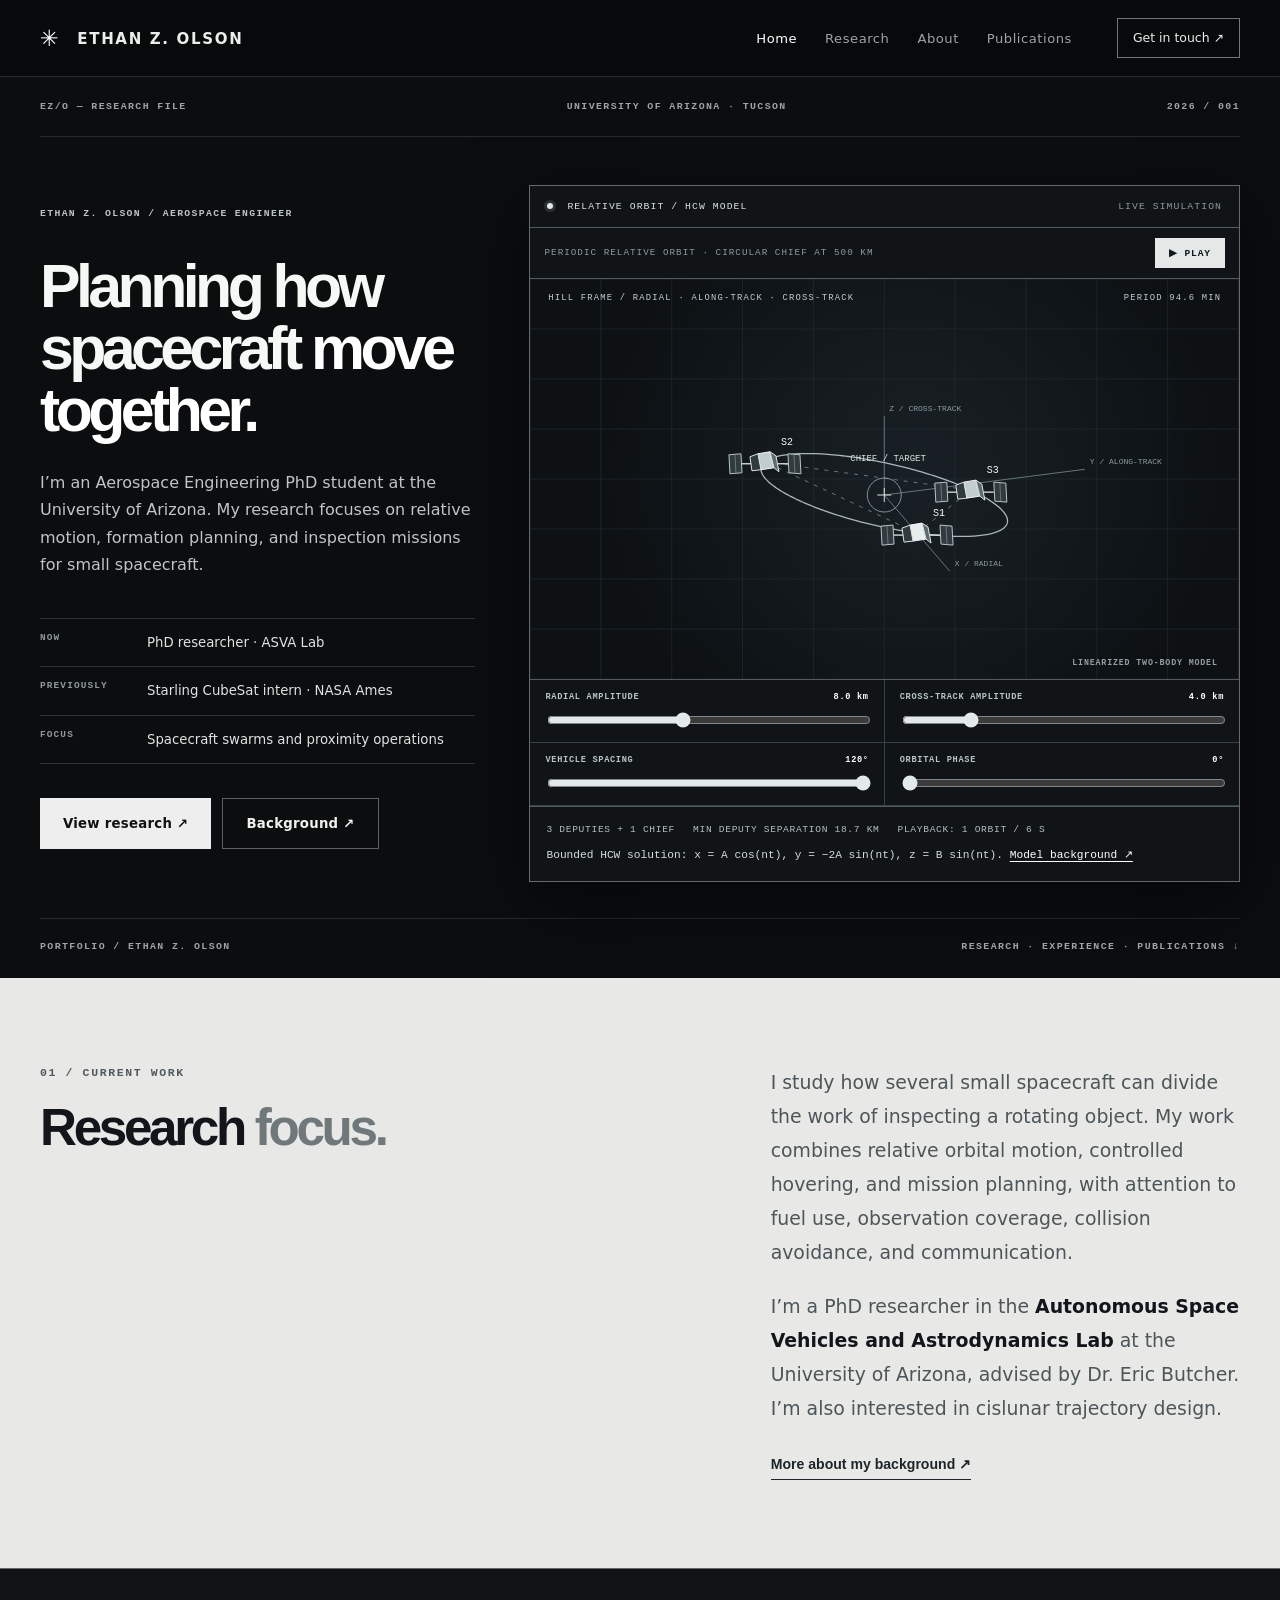
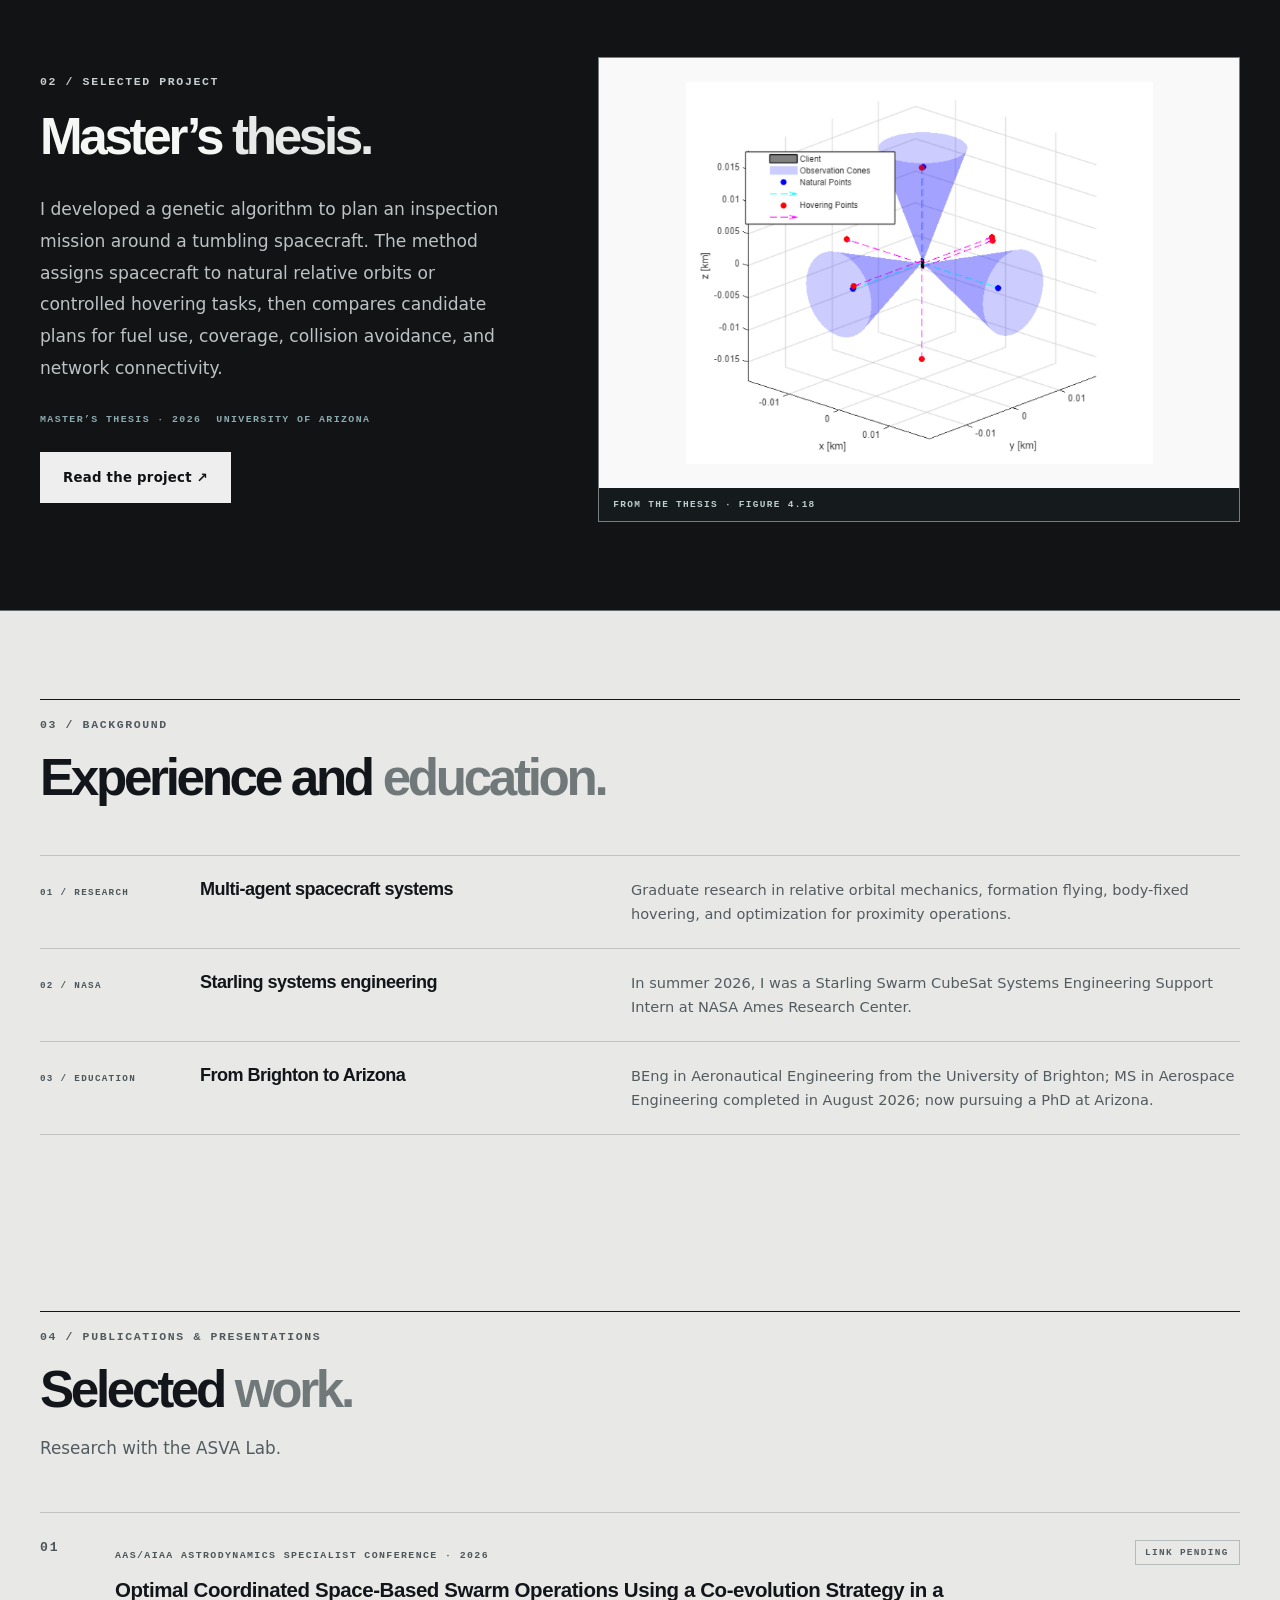
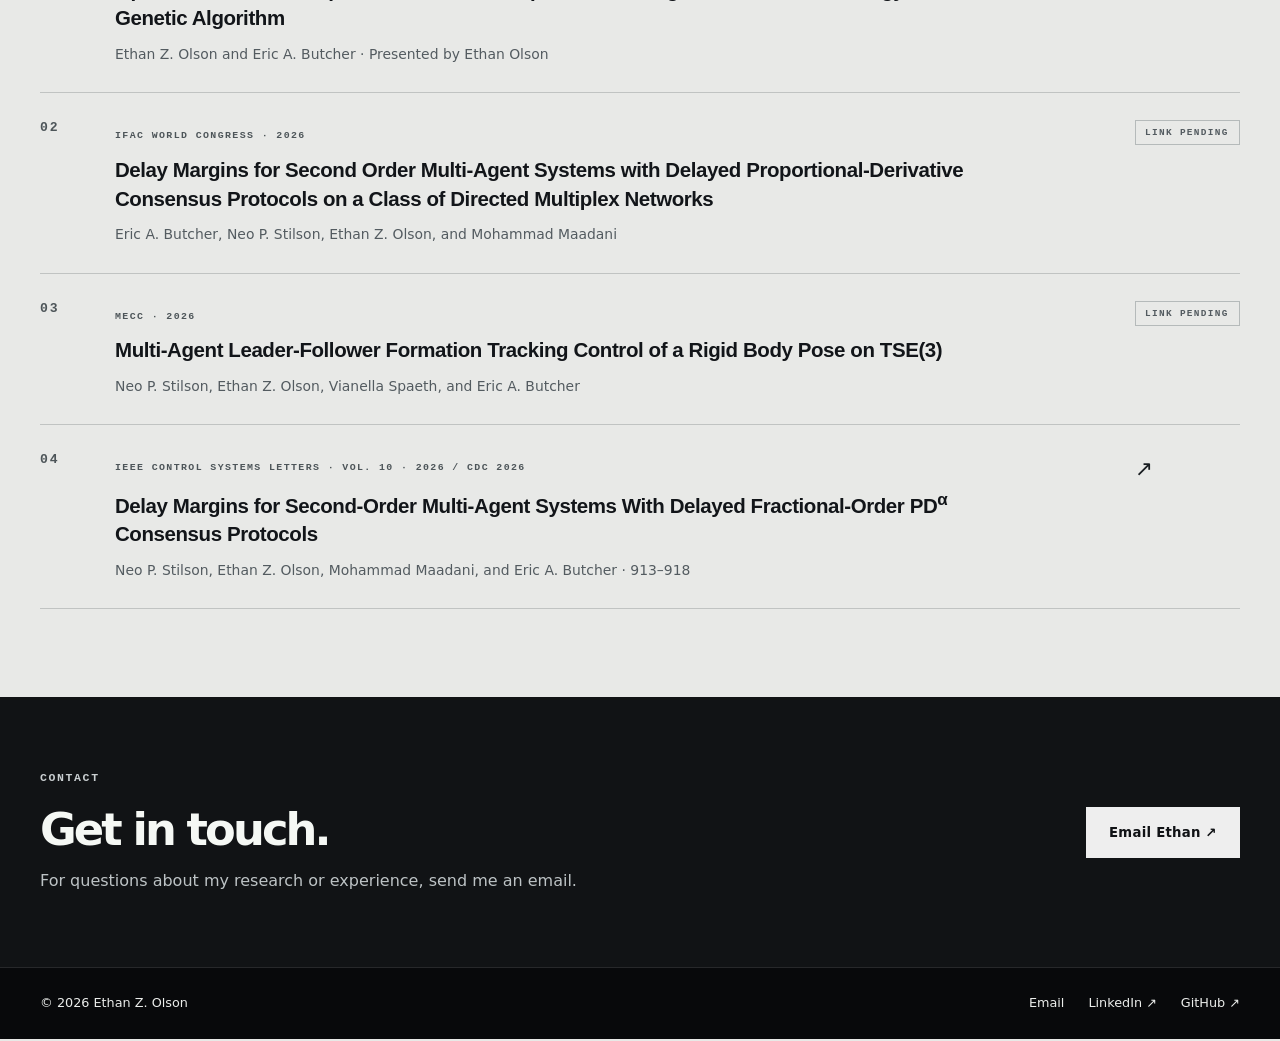
<file: index.html>
<!doctype html>
<html lang="en">
<head>
  <meta charset="utf-8">
  <meta name="viewport" content="width=device-width,initial-scale=1">
  <meta name="theme-color" content="#08090b">
  <meta name="description" content="Ethan Z. Olson studies autonomous spacecraft swarms, relative motion, and coordinated inspection at the University of Arizona.">
  <title>Ethan Z. Olson — Spacecraft Swarms & Autonomy</title>
  <link rel="icon" href="icons8-satellite-48.png">
  <link rel="stylesheet" href="style.css">
  <script src="swarm.js" defer></script>
</head>
<body>
  <a class="skip-link" href="#main">Skip to content</a>
  <header class="site-header"><div class="shell header-inner">
    <a class="brand" href="index.html"><span class="brand-symbol">✳</span> ETHAN Z. OLSON</a>
    <nav class="nav" aria-label="Main navigation"><a href="index.html" aria-current="page">Home</a><a href="projects.html">Research</a><a href="resume.html">About</a><a href="#publications">Publications</a></nav>
    <a class="header-contact" href="mailto:olson7@arizona.edu">Get in touch ↗</a>
  </div></header>
  <main id="main">
    <section class="hero">
      <div class="shell mission-docket"><span>EZ/O — RESEARCH FILE</span><span>UNIVERSITY OF ARIZONA · TUCSON</span><span>2026 / 001</span></div>
      <div class="shell mission-layout">
        <div class="mission-profile">
          <p class="kicker">ETHAN Z. OLSON / AEROSPACE ENGINEER</p>
          <h1>Planning how spacecraft <em>move together.</em></h1>
          <p class="hero-intro">I’m an Aerospace Engineering PhD student at the University of Arizona. My research focuses on relative motion, formation planning, and inspection missions for small spacecraft.</p>
          <dl class="profile-facts"><div><dt>NOW</dt><dd>PhD researcher · ASVA Lab</dd></div><div><dt>PREVIOUSLY</dt><dd>Starling CubeSat intern · NASA Ames</dd></div><div><dt>FOCUS</dt><dd>Spacecraft swarms and proximity operations</dd></div></dl>
          <div class="hero-actions"><a class="button button-light" href="projects.html">View research ↗</a><a class="button button-ghost" href="resume.html">Background ↗</a></div>
        </div>
        <div class="mission-console">
          <div class="console-bar"><span><i class="status-light" aria-hidden="true"></i> RELATIVE ORBIT / HCW MODEL</span><span>LIVE SIMULATION</span></div>
          <div class="console-toolbar"><span>PERIODIC RELATIVE ORBIT · CIRCULAR CHIEF AT 500 KM</span><button type="button" id="orbit-play" class="sim-play" aria-pressed="false">▶ PLAY</button></div>
          <div class="canvas-scene" id="hero-scene">
            <canvas id="swarm-canvas" role="img" aria-label="Three spacecraft moving on a bounded Hill–Clohessy–Wiltshire relative orbit around a central chief spacecraft."></canvas>
            <div class="canvas-readout" aria-hidden="true"><span>HILL FRAME / RADIAL · ALONG-TRACK · CROSS-TRACK</span><span id="orbit-period">PERIOD 94.6 MIN</span></div>
            <span class="scene-coordinate" aria-hidden="true">LINEARIZED TWO-BODY MODEL</span>
          </div>
          <div class="orbit-controls">
            <label>RADIAL AMPLITUDE <output id="radial-value" for="radial-control">8.0 km</output><input id="radial-control" type="range" min="3" max="15" step="0.5" value="8"></label>
            <label>CROSS-TRACK AMPLITUDE <output id="cross-value" for="cross-control">4.0 km</output><input id="cross-control" type="range" min="0" max="20" step="0.5" value="4"></label>
            <label>VEHICLE SPACING <output id="spacing-value" for="spacing-control">120°</output><input id="spacing-control" type="range" min="30" max="120" step="5" value="120"></label>
            <label>ORBITAL PHASE <output id="phase-value" for="phase-control">0°</output><input id="phase-control" type="range" min="0" max="360" step="1" value="0"></label>
          </div>
          <div class="console-footer"><div class="console-legend"><span>3 DEPUTIES + 1 CHIEF</span><span id="separation-value">MIN DEPUTY SEPARATION —</span><span>PLAYBACK: 1 ORBIT / 6 S</span></div><p>Bounded HCW solution: x = A cos(nt), y = −2A sin(nt), z = B sin(nt). <a href="https://ntrs.nasa.gov/citations/20060043838" target="_blank" rel="noopener noreferrer">Model background ↗</a></p></div>
        </div>
      </div>
      <div class="shell mission-tail"><span>PORTFOLIO / ETHAN Z. OLSON</span><span>RESEARCH · EXPERIENCE · PUBLICATIONS ↓</span></div>
    </section>
    <section id="about" class="section section-paper"><div class="shell about-grid">
      <div><p class="eyebrow">01 / CURRENT WORK</p><h2 class="display-title">Research <i>focus.</i></h2></div>
      <div class="body-large"><p>I study how several small spacecraft can divide the work of inspecting a rotating object. My work combines relative orbital motion, controlled hovering, and mission planning, with attention to fuel use, observation coverage, collision avoidance, and communication.</p><p>I’m a PhD researcher in the <strong>Autonomous Space Vehicles and Astrodynamics Lab</strong> at the University of Arizona, advised by Dr. Eric Butcher. I’m also interested in cislunar trajectory design.</p><a class="arrow-link" href="resume.html">More about my background ↗</a></div>
    </div></section>
    <section class="section section-ink featured"><div class="shell feature-grid">
      <div class="feature-copy"><p class="eyebrow eyebrow-mint">02 / SELECTED PROJECT</p><h2 class="display-title">Master’s <i>thesis.</i></h2><p>I developed a genetic algorithm to plan an inspection mission around a tumbling spacecraft. The method assigns spacecraft to natural relative orbits or controlled hovering tasks, then compares candidate plans for fuel use, coverage, collision avoidance, and network connectivity.</p><div class="feature-meta"><span>MASTER’S THESIS · 2026</span><span>UNIVERSITY OF ARIZONA</span></div><a class="button button-light" href="projects.html">Read the project ↗</a></div>
      <figure class="feature-figure"><img src="assets/thesis-point-selections.png" alt="Thesis Figure 4.18: observation cones and points around a client spacecraft"><figcaption>FROM THE THESIS · FIGURE 4.18</figcaption></figure>
    </div></section>
    <section class="section section-paper"><div class="shell">
      <div class="section-top"><p class="eyebrow">03 / BACKGROUND</p><h2 class="display-title">Experience and <i>education.</i></h2></div>
      <div class="note-grid">
        <article class="note-card"><span class="note-index">01 / RESEARCH</span><h3>Multi-agent spacecraft systems</h3><p>Graduate research in relative orbital mechanics, formation flying, body-fixed hovering, and optimization for proximity operations.</p></article>
        <article class="note-card"><span class="note-index">02 / NASA</span><h3>Starling systems engineering</h3><p>In summer 2026, I was a Starling Swarm CubeSat Systems Engineering Support Intern at NASA Ames Research Center.</p></article>
        <article class="note-card"><span class="note-index">03 / EDUCATION</span><h3>From Brighton to Arizona</h3><p>BEng in Aeronautical Engineering from the University of Brighton; MS in Aerospace Engineering completed in August 2026; now pursuing a PhD at Arizona.</p></article>
      </div>
    </div></section>
    <section class="section section-paper publications" id="publications"><div class="shell">
      <div class="section-top"><p class="eyebrow">04 / PUBLICATIONS & PRESENTATIONS</p><h2 class="display-title">Selected <i>work.</i></h2><p class="section-sub">Research with the ASVA Lab.</p></div>
      <div class="pub-list">
        <article class="pub-row"><div class="pub-number">01</div><div><span class="pub-type">AAS/AIAA ASTRODYNAMICS SPECIALIST CONFERENCE · 2026</span><h3>Optimal Coordinated Space-Based Swarm Operations Using a Co-evolution Strategy in a Genetic Algorithm</h3><p>Ethan Z. Olson and Eric A. Butcher · Presented by Ethan Olson</p></div><!-- TODO: Add verified AAS paper or University of Arizona thesis repository URL. --><span class="pub-pending">LINK PENDING</span></article>
        <article class="pub-row"><div class="pub-number">02</div><div><span class="pub-type">IFAC WORLD CONGRESS · 2026</span><h3>Delay Margins for Second Order Multi-Agent Systems with Delayed Proportional-Derivative Consensus Protocols on a Class of Directed Multiplex Networks</h3><p>Eric A. Butcher, Neo P. Stilson, Ethan Z. Olson, and Mohammad Maadani</p></div><!-- TODO: Add verified IFAC publication URL. --><span class="pub-pending">LINK PENDING</span></article>
        <article class="pub-row"><div class="pub-number">03</div><div><span class="pub-type">MECC · 2026</span><h3>Multi-Agent Leader-Follower Formation Tracking Control of a Rigid Body Pose on TSE(3)</h3><p>Neo P. Stilson, Ethan Z. Olson, Vianella Spaeth, and Eric A. Butcher</p></div><!-- TODO: Add verified MECC publication URL. --><span class="pub-pending">LINK PENDING</span></article>
        <article class="pub-row"><div class="pub-number">04</div><div><span class="pub-type">IEEE CONTROL SYSTEMS LETTERS · VOL. 10 · 2026 / CDC 2026</span><h3>Delay Margins for Second-Order Multi-Agent Systems With Delayed Fractional-Order PD<sup>α</sup> Consensus Protocols</h3><p>Neo P. Stilson, Ethan Z. Olson, Mohammad Maadani, and Eric A. Butcher · 913–918</p></div><a href="https://doi.org/10.1109/LCSYS.2026.3703841" target="_blank" rel="noopener noreferrer" aria-label="Open published paper DOI">↗</a></article>
      </div>
    </div></section>
    <section class="contact-band"><div class="shell contact-layout"><div><p class="eyebrow eyebrow-mint">CONTACT</p><h2>Get in touch.</h2><p>For questions about my research or experience, send me an email.</p></div><a class="button button-light" href="mailto:olson7@arizona.edu">Email Ethan ↗</a></div></section>
  </main>
  <footer class="footer"><div class="shell footer-inner"><span>© <span data-year>2026</span> Ethan Z. Olson</span><div><a href="mailto:olson7@arizona.edu">Email</a><a href="https://www.linkedin.com/in/ethan-z-olson-353345222/" target="_blank" rel="noopener noreferrer">LinkedIn ↗</a><a href="https://github.com/artemis-17" target="_blank" rel="noopener noreferrer">GitHub ↗</a></div></div></footer>
</body></html>
</file>
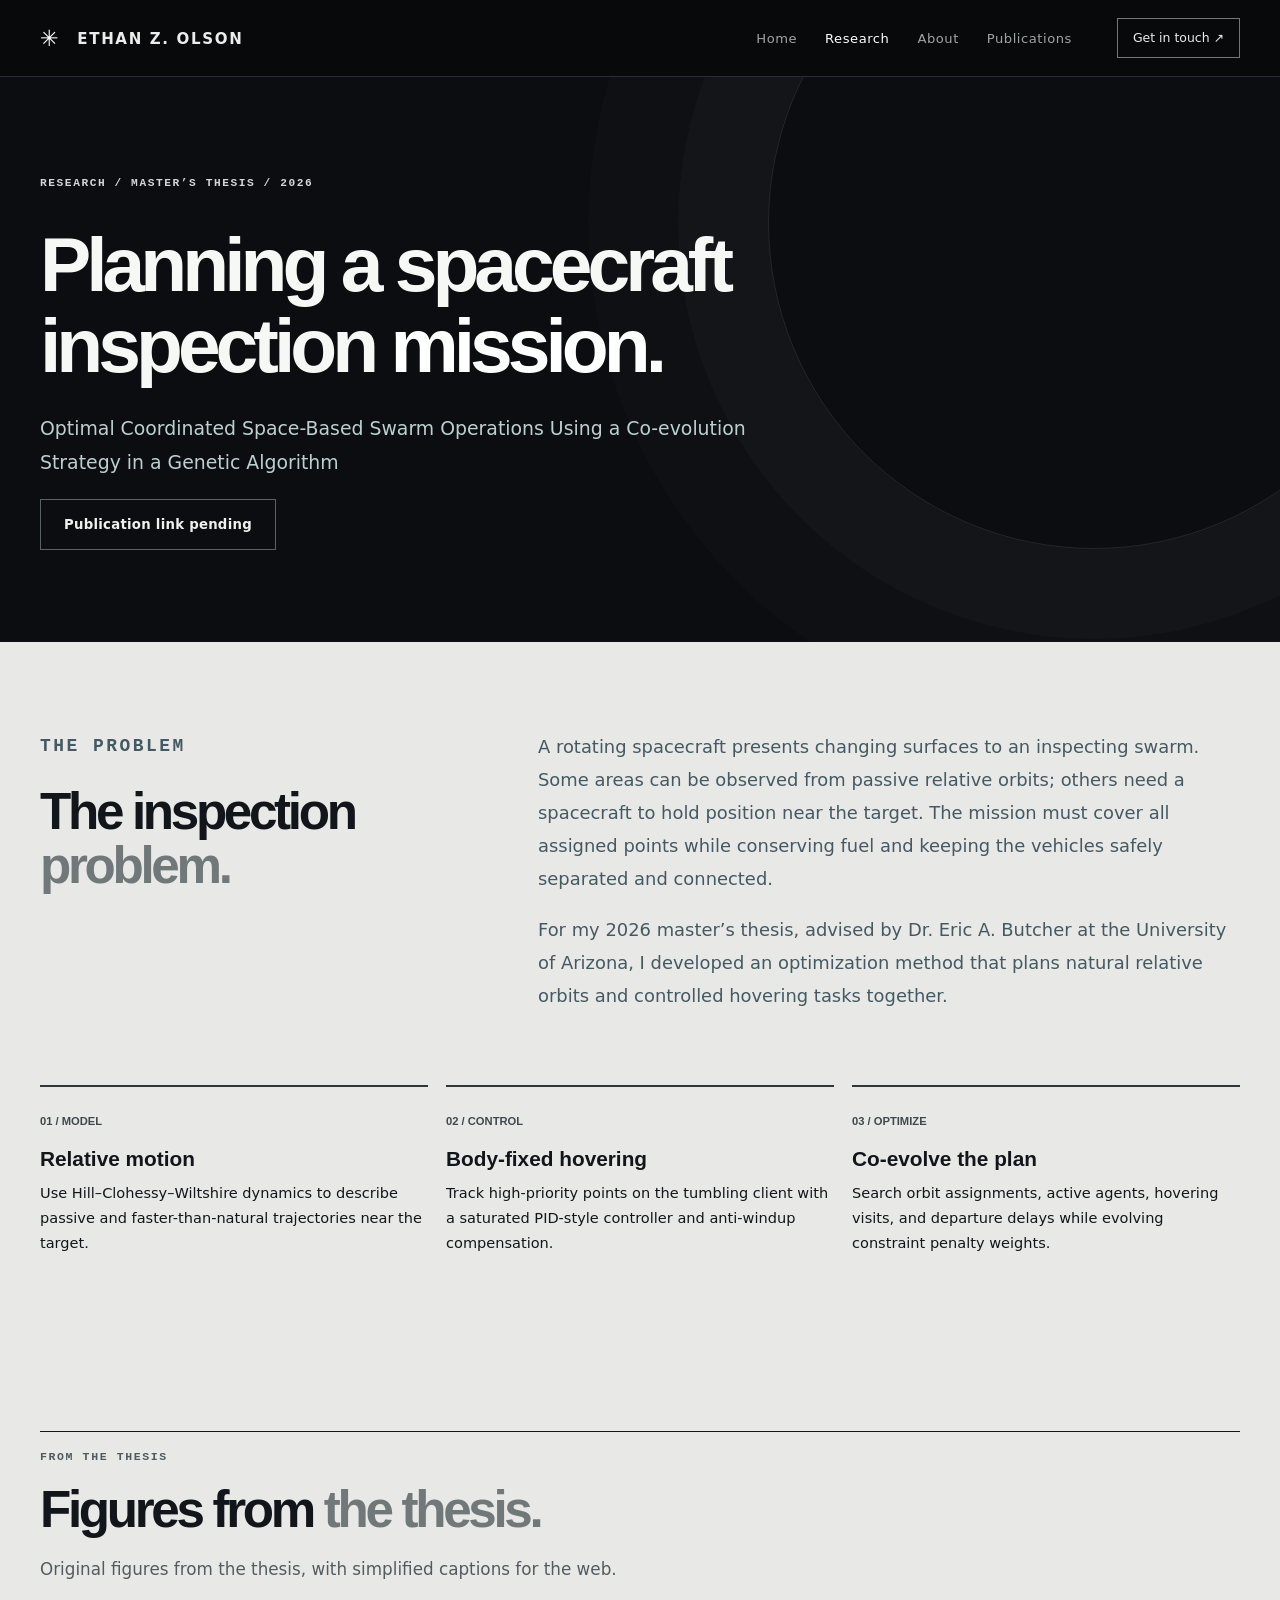
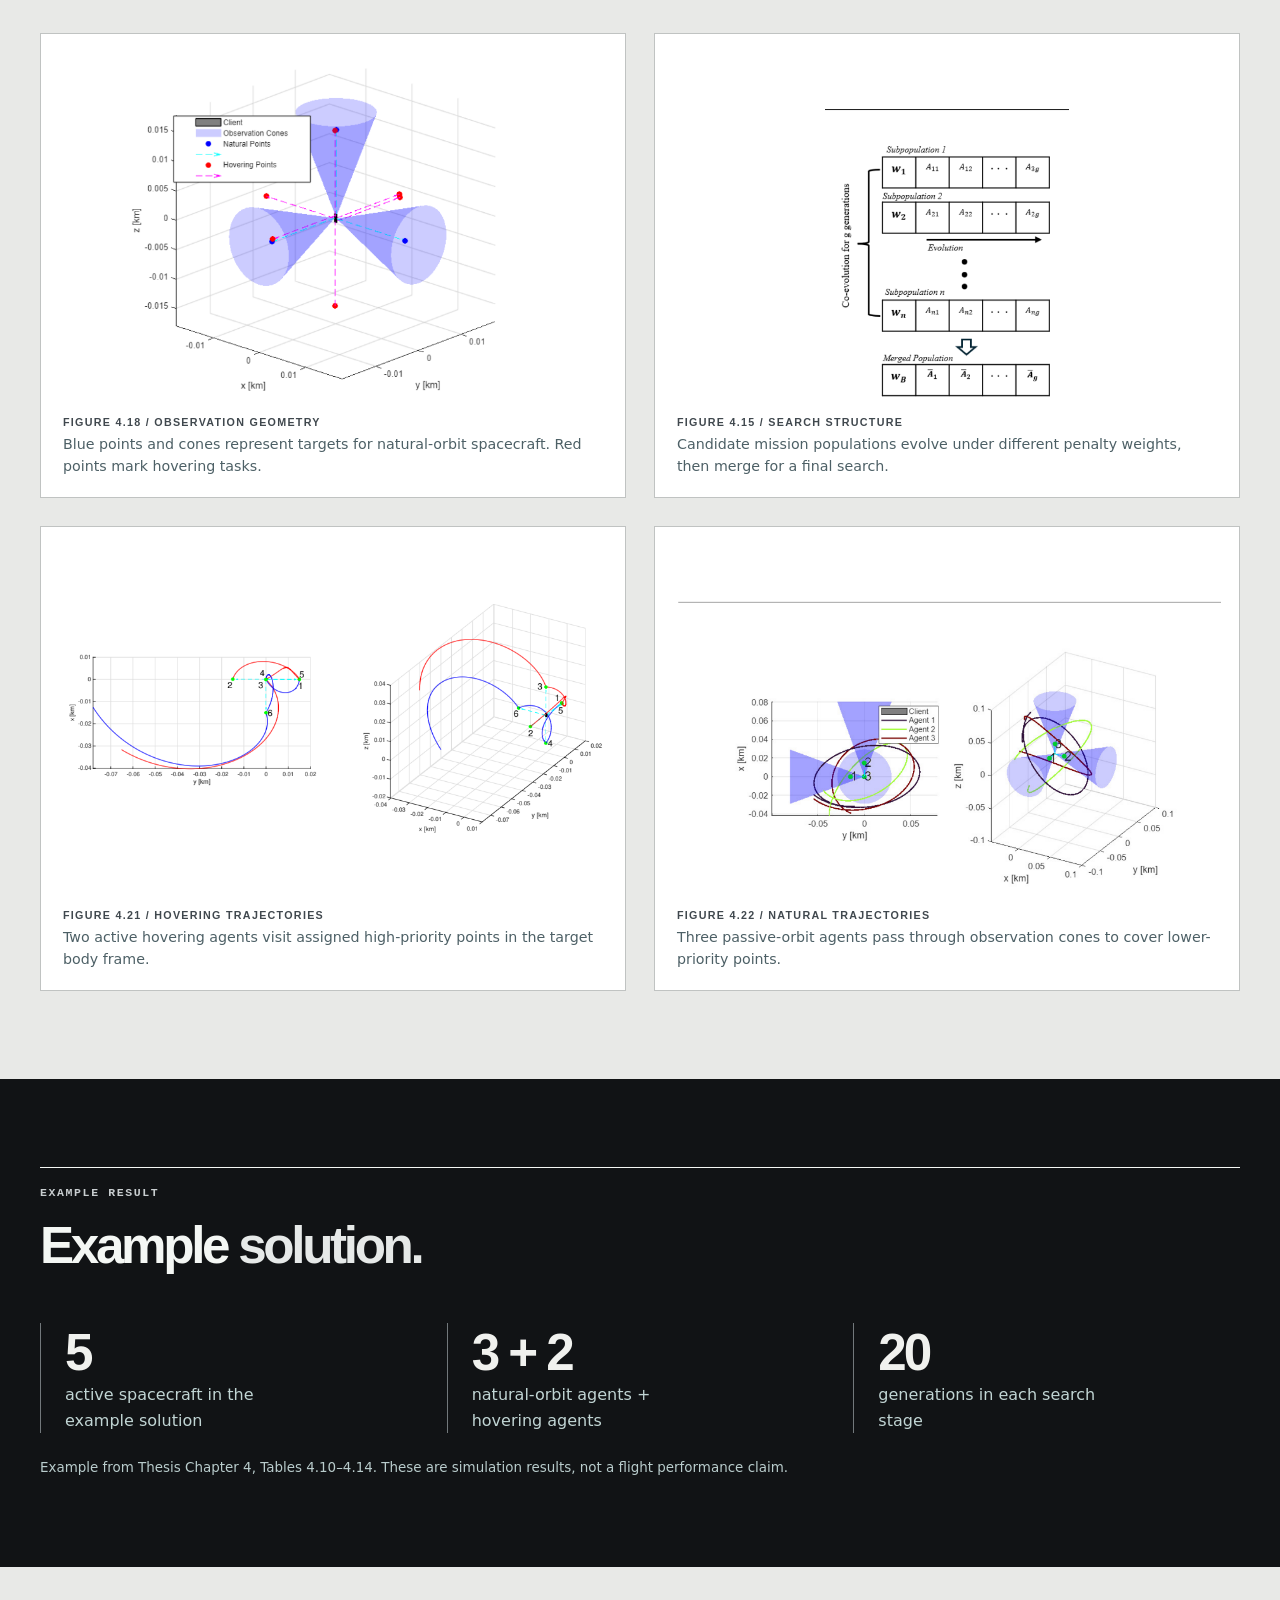
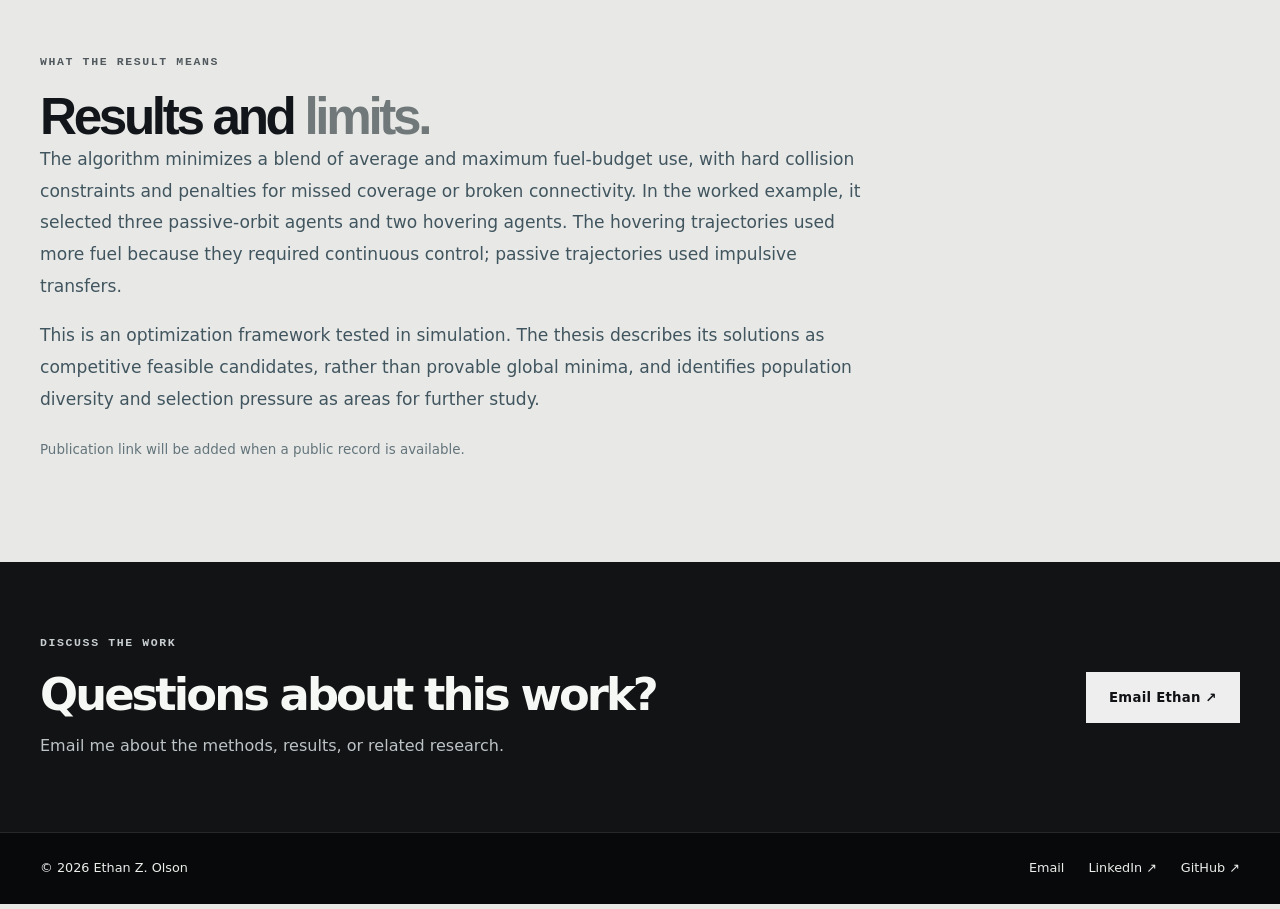
<file: projects.html>
<!doctype html>
<html lang="en"><head><meta charset="utf-8"><meta name="viewport" content="width=device-width,initial-scale=1"><meta name="theme-color" content="#081421"><meta name="description" content="Read Ethan Z. Olson's research on coordinated spacecraft swarm inspection of a tumbling target."><title>Research — Ethan Z. Olson</title><link rel="icon" href="icons8-satellite-48.png"><link rel="stylesheet" href="style.css"><script src="swarm.js" defer></script></head><body><a class="skip-link" href="#main">Skip to content</a><header class="site-header"><div class="shell header-inner"><a class="brand" href="index.html"><span class="brand-symbol">✳</span> ETHAN Z. OLSON</a><nav class="nav" aria-label="Main navigation"><a href="index.html">Home</a><a href="projects.html" aria-current="page">Research</a><a href="resume.html">About</a><a href="index.html#publications">Publications</a></nav><a class="header-contact" href="mailto:olson7@arizona.edu">Get in touch ↗</a></div></header>
<main id="main"><section class="page-hero"><div class="shell"><p class="breadcrumb">RESEARCH / MASTER’S THESIS / 2026</p><h1 class="page-title">Planning a spacecraft inspection <em>mission.</em></h1><p class="page-lede">Optimal Coordinated Space-Based Swarm Operations Using a Co-evolution Strategy in a Genetic Algorithm</p><!-- TODO: Replace with verified AAS paper or University of Arizona thesis repository URL when available. --><span class="button button-ghost button-pending">Publication link pending</span></div></section>
<section class="section section-paper"><div class="shell"><div class="research-intro"><div><p class="eyebrow">THE PROBLEM</p><h2 class="display-title">The inspection <i>problem.</i></h2></div><div><p>A rotating spacecraft presents changing surfaces to an inspecting swarm. Some areas can be observed from passive relative orbits; others need a spacecraft to hold position near the target. The mission must cover all assigned points while conserving fuel and keeping the vehicles safely separated and connected.</p><p>For my 2026 master’s thesis, advised by Dr. Eric A. Butcher at the University of Arizona, I developed an optimization method that plans natural relative orbits and controlled hovering tasks together.</p></div></div><div class="research-steps"><div class="research-step"><span>01 / MODEL</span><h3>Relative motion</h3><p>Use Hill–Clohessy–Wiltshire dynamics to describe passive and faster-than-natural trajectories near the target.</p></div><div class="research-step"><span>02 / CONTROL</span><h3>Body-fixed hovering</h3><p>Track high-priority points on the tumbling client with a saturated PID-style controller and anti-windup compensation.</p></div><div class="research-step"><span>03 / OPTIMIZE</span><h3>Co-evolve the plan</h3><p>Search orbit assignments, active agents, hovering visits, and departure delays while evolving constraint penalty weights.</p></div></div></div></section>
<section class="section section-paper"><div class="shell"><div class="section-top"><p class="eyebrow">FROM THE THESIS</p><h2 class="display-title">Figures from <i>the thesis.</i></h2><p class="section-sub">Original figures from the thesis, with simplified captions for the web.</p></div><div class="figure-grid">
<figure class="research-figure"><img src="assets/thesis-point-selections.png" alt="Observation cones and natural and hovering points around a spacecraft target"><figcaption><strong>FIGURE 4.18 / OBSERVATION GEOMETRY</strong>Blue points and cones represent targets for natural-orbit spacecraft. Red points mark hovering tasks.</figcaption></figure>
<figure class="research-figure"><img src="assets/thesis-coevolution.png" alt="Co-evolution diagram showing separate subpopulations merging after weight selection"><figcaption><strong>FIGURE 4.15 / SEARCH STRUCTURE</strong>Candidate mission populations evolve under different penalty weights, then merge for a final search.</figcaption></figure>
<figure class="research-figure"><img src="assets/thesis-hovering-trajectories.png" alt="Red and blue hovering spacecraft trajectories and high-priority target points"><figcaption><strong>FIGURE 4.21 / HOVERING TRAJECTORIES</strong>Two active hovering agents visit assigned high-priority points in the target body frame.</figcaption></figure>
<figure class="research-figure"><img src="assets/thesis-natural-trajectories.png" alt="Three natural-orbit spacecraft trajectories passing through observation cones"><figcaption><strong>FIGURE 4.22 / NATURAL TRAJECTORIES</strong>Three passive-orbit agents pass through observation cones to cover lower-priority points.</figcaption></figure>
</div></div></section>
<section class="section section-ink"><div class="shell"><div class="section-top"><p class="eyebrow eyebrow-mint">EXAMPLE RESULT</p><h2 class="display-title">Example <i>solution.</i></h2></div><div class="results-grid"><div class="result-card"><strong>5</strong><span>active spacecraft in the example solution</span></div><div class="result-card"><strong>3 + 2</strong><span>natural-orbit agents + hovering agents</span></div><div class="result-card"><strong>20</strong><span>generations in each search stage</span></div></div><p class="research-note">Example from Thesis Chapter 4, Tables 4.10–4.14. These are simulation results, not a flight performance claim.</p></div></section>
<section class="section section-paper"><div class="shell"><p class="eyebrow">WHAT THE RESULT MEANS</p><h2 class="display-title">Results and <i>limits.</i></h2><div class="text-block"><p>The algorithm minimizes a blend of average and maximum fuel-budget use, with hard collision constraints and penalties for missed coverage or broken connectivity. In the worked example, it selected three passive-orbit agents and two hovering agents. The hovering trajectories used more fuel because they required continuous control; passive trajectories used impulsive transfers.</p><p>This is an optimization framework tested in simulation. The thesis describes its solutions as competitive feasible candidates, rather than provable global minima, and identifies population diversity and selection pressure as areas for further study.</p></div><!-- TODO: Add verified thesis repository or AAS publication URL here when available. --><p class="quiet-note">Publication link will be added when a public record is available.</p></div></section>
<section class="contact-band"><div class="shell contact-layout"><div><p class="eyebrow eyebrow-mint">DISCUSS THE WORK</p><h2>Questions about this work?</h2><p>Email me about the methods, results, or related research.</p></div><a class="button button-light" href="mailto:olson7@arizona.edu">Email Ethan ↗</a></div></section></main><footer class="footer"><div class="shell footer-inner"><span>© <span data-year>2026</span> Ethan Z. Olson</span><div><a href="mailto:olson7@arizona.edu">Email</a><a href="https://www.linkedin.com/in/ethan-z-olson-353345222/" target="_blank" rel="noopener noreferrer">LinkedIn ↗</a><a href="https://github.com/artemis-17" target="_blank" rel="noopener noreferrer">GitHub ↗</a></div></div></footer></body></html>
</file>
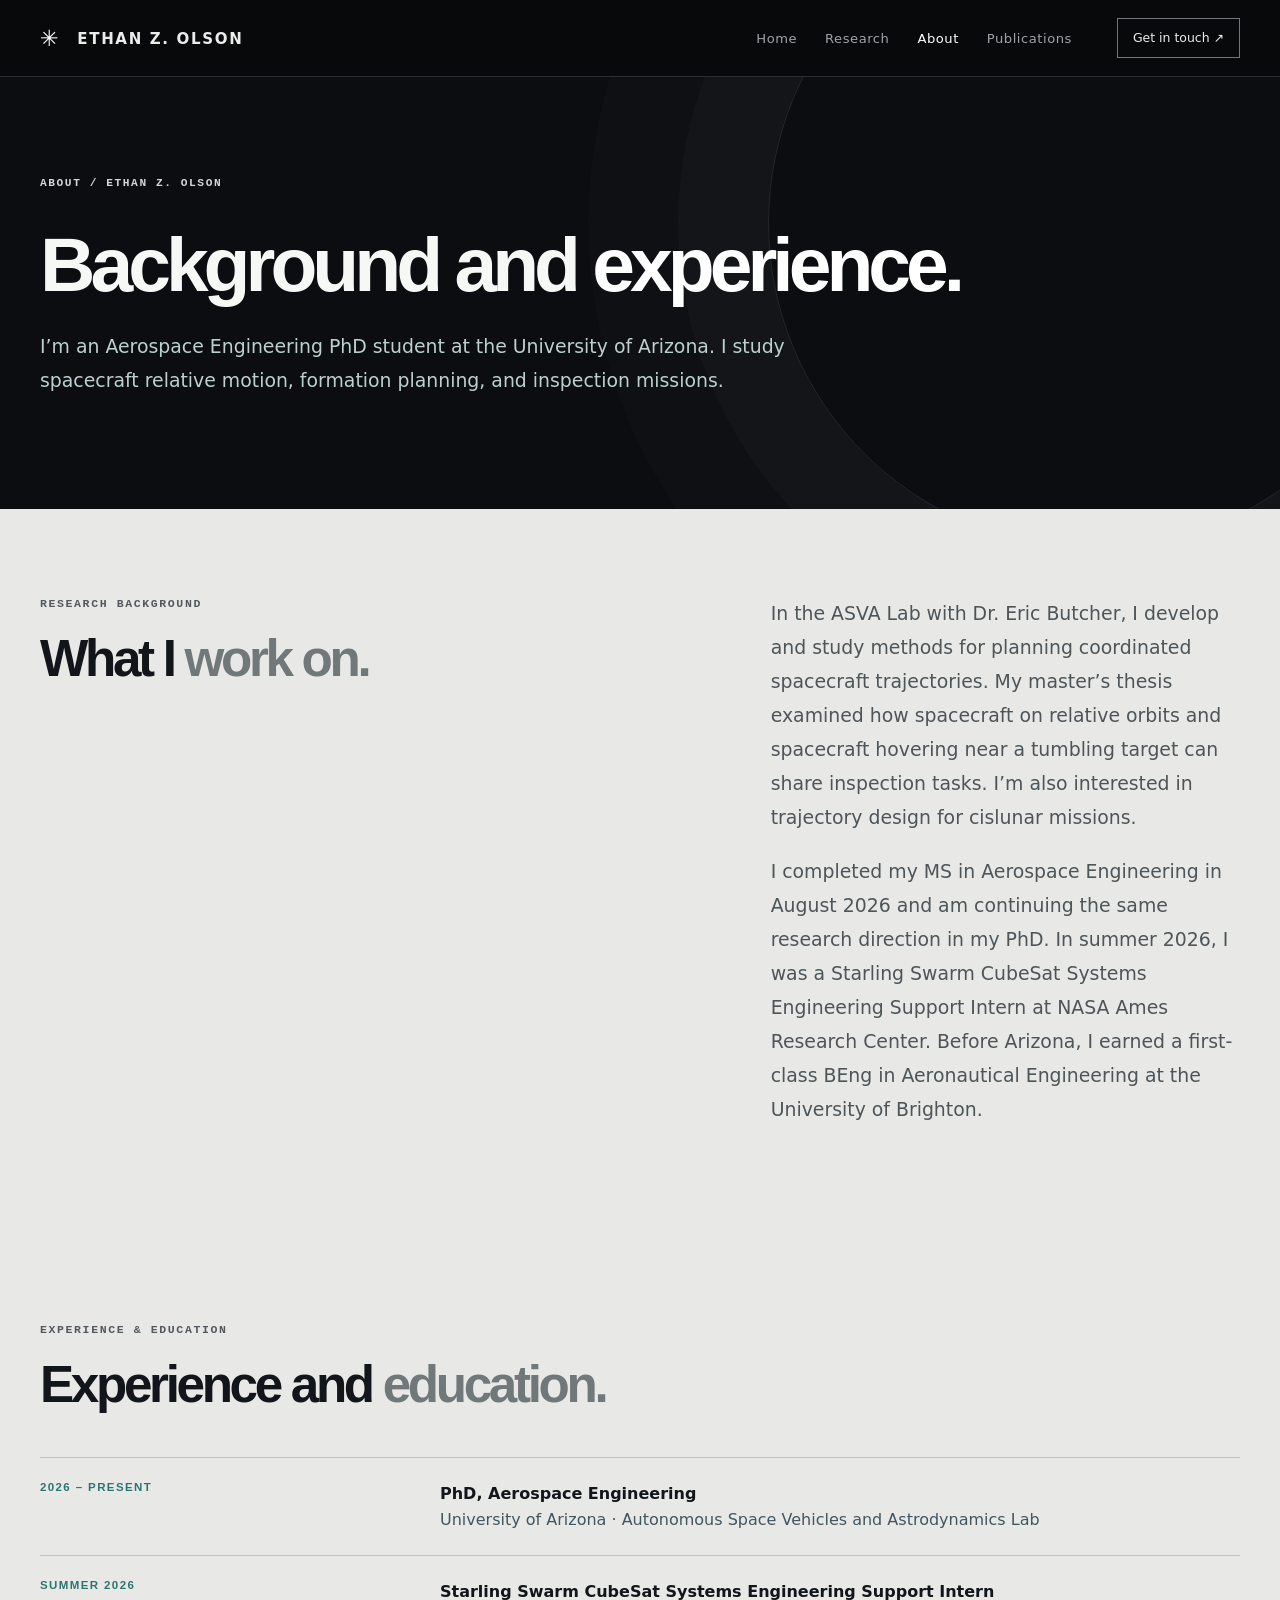
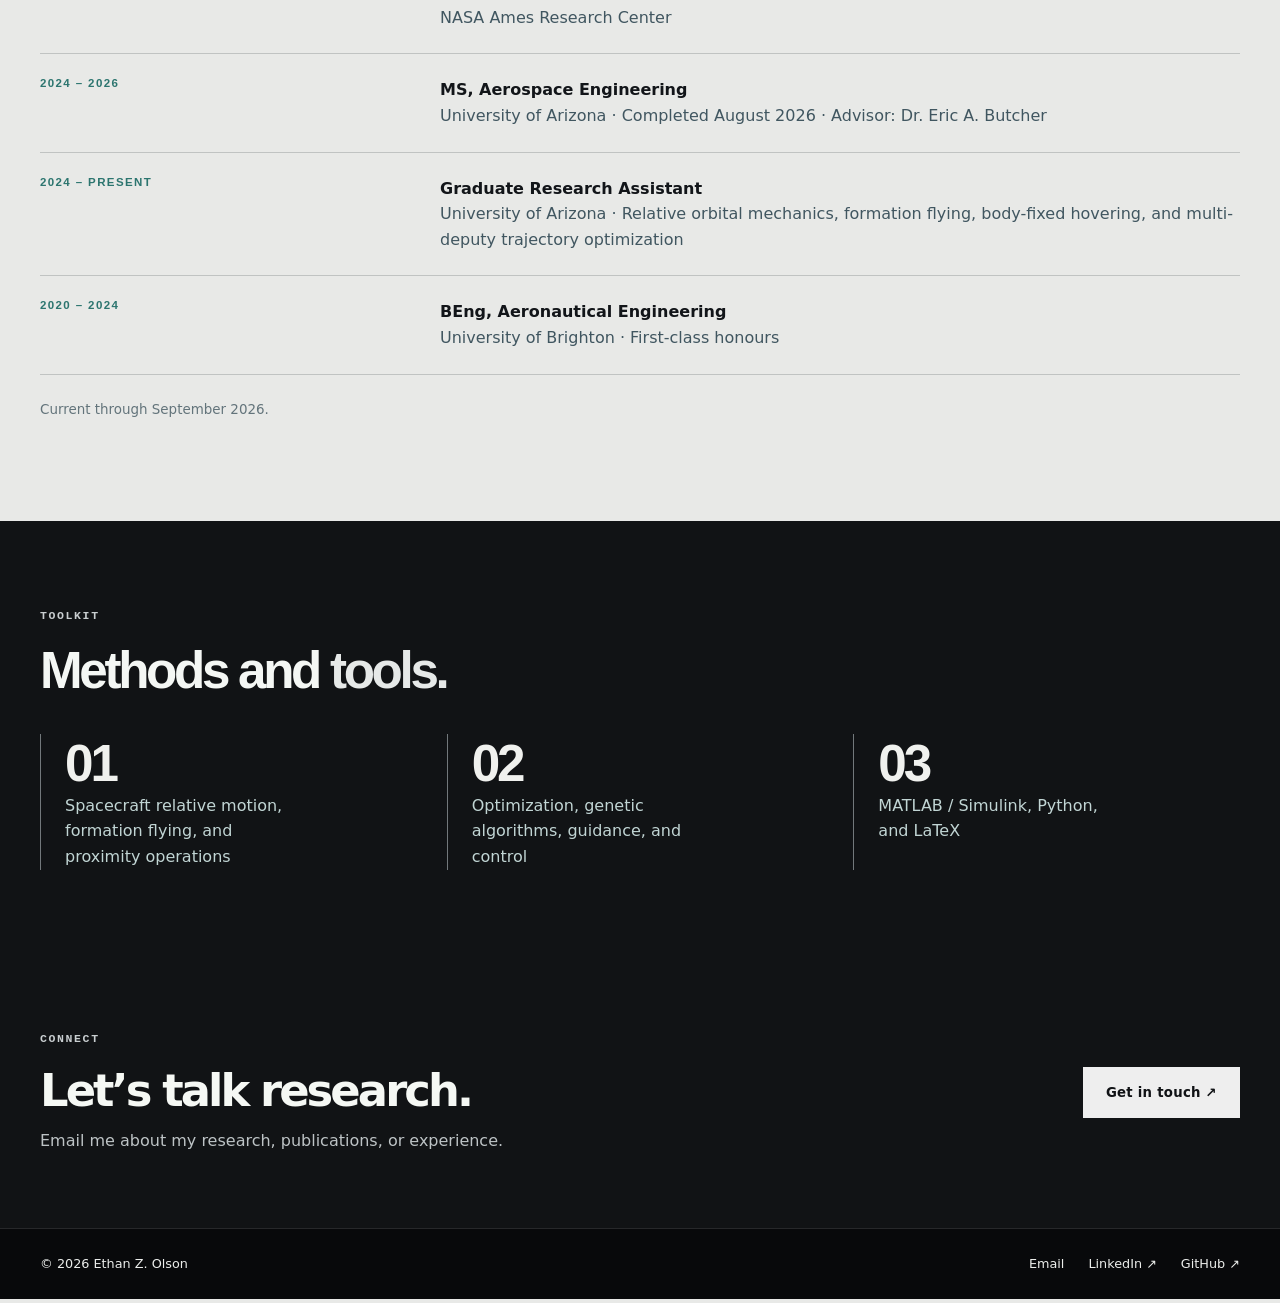
<file: resume.html>
<!doctype html>
<html lang="en"><head><meta charset="utf-8"><meta name="viewport" content="width=device-width,initial-scale=1"><meta name="theme-color" content="#081421"><meta name="description" content="About Ethan Z. Olson, aerospace engineering PhD researcher at the University of Arizona."><title>About — Ethan Z. Olson</title><link rel="icon" href="icons8-satellite-48.png"><link rel="stylesheet" href="style.css"><script src="swarm.js" defer></script></head><body><a class="skip-link" href="#main">Skip to content</a><header class="site-header"><div class="shell header-inner"><a class="brand" href="index.html"><span class="brand-symbol">✳</span> ETHAN Z. OLSON</a><nav class="nav" aria-label="Main navigation"><a href="index.html">Home</a><a href="projects.html">Research</a><a href="resume.html" aria-current="page">About</a><a href="index.html#publications">Publications</a></nav><a class="header-contact" href="mailto:olson7@arizona.edu">Get in touch ↗</a></div></header><main id="main">
<section class="page-hero"><div class="shell"><p class="breadcrumb">ABOUT / ETHAN Z. OLSON</p><h1 class="page-title">Background and <em>experience.</em></h1><p class="page-lede">I’m an Aerospace Engineering PhD student at the University of Arizona. I study spacecraft relative motion, formation planning, and inspection missions.</p></div></section>
<section class="section section-paper"><div class="shell about-grid"><div><p class="eyebrow">RESEARCH BACKGROUND</p><h2 class="display-title">What I <i>work on.</i></h2></div><div class="body-large"><p>In the ASVA Lab with Dr. Eric Butcher, I develop and study methods for planning coordinated spacecraft trajectories. My master’s thesis examined how spacecraft on relative orbits and spacecraft hovering near a tumbling target can share inspection tasks. I’m also interested in trajectory design for cislunar missions.</p><p>I completed my MS in Aerospace Engineering in August 2026 and am continuing the same research direction in my PhD. In summer 2026, I was a Starling Swarm CubeSat Systems Engineering Support Intern at NASA Ames Research Center. Before Arizona, I earned a first-class BEng in Aeronautical Engineering at the University of Brighton.</p></div></div></section>
<section class="section section-paper"><div class="shell"><p class="eyebrow">EXPERIENCE & EDUCATION</p><h2 class="display-title" style="margin-bottom:45px">Experience and <i>education.</i></h2><dl class="detail-list"><div><dt>2026 – PRESENT</dt><dd><strong>PhD, Aerospace Engineering</strong><br>University of Arizona · Autonomous Space Vehicles and Astrodynamics Lab</dd></div><div><dt>SUMMER 2026</dt><dd><strong>Starling Swarm CubeSat Systems Engineering Support Intern</strong><br>NASA Ames Research Center</dd></div><div><dt>2024 – 2026</dt><dd><strong>MS, Aerospace Engineering</strong><br>University of Arizona · Completed August 2026 · Advisor: Dr. Eric A. Butcher</dd></div><div><dt>2024 – PRESENT</dt><dd><strong>Graduate Research Assistant</strong><br>University of Arizona · Relative orbital mechanics, formation flying, body-fixed hovering, and multi-deputy trajectory optimization</dd></div><div><dt>2020 – 2024</dt><dd><strong>BEng, Aeronautical Engineering</strong><br>University of Brighton · First-class honours</dd></div></dl><p class="quiet-note">Current through September 2026.</p></div></section>
<section class="section section-ink"><div class="shell"><p class="eyebrow eyebrow-mint">TOOLKIT</p><h2 class="display-title" style="margin-bottom:35px">Methods and <i>tools.</i></h2><div class="results-grid"><div class="result-card"><strong>01</strong><span>Spacecraft relative motion, formation flying, and proximity operations</span></div><div class="result-card"><strong>02</strong><span>Optimization, genetic algorithms, guidance, and control</span></div><div class="result-card"><strong>03</strong><span>MATLAB / Simulink, Python, and LaTeX</span></div></div></div></section>
<section class="contact-band"><div class="shell contact-layout"><div><p class="eyebrow eyebrow-mint">CONNECT</p><h2>Let’s talk research.</h2><p>Email me about my research, publications, or experience.</p></div><a class="button button-light" href="mailto:olson7@arizona.edu?subject=Research%20inquiry">Get in touch ↗</a></div></section></main><footer class="footer"><div class="shell footer-inner"><span>© <span data-year>2026</span> Ethan Z. Olson</span><div><a href="mailto:olson7@arizona.edu">Email</a><a href="https://www.linkedin.com/in/ethan-z-olson-353345222/" target="_blank" rel="noopener noreferrer">LinkedIn ↗</a><a href="https://github.com/artemis-17" target="_blank" rel="noopener noreferrer">GitHub ↗</a></div></div></footer></body></html>
</file>
<file: style.css>
/* System fonts keep the file preview fully self-contained. */
:root{--ink:#0a1b2b;--navy:#081421;--navy2:#0e2537;--paper:#f3f3ee;--line:#ced5d4;--muted:#52616a;--mint:#9de3cf;--gold:#f4d49c}
*{box-sizing:border-box}html{scroll-behavior:smooth}body{margin:0;color:var(--ink);background:var(--paper);font-family:'DM Sans',Arial,sans-serif;line-height:1.6}a{color:inherit;text-decoration:none}a:focus-visible,button:focus-visible{outline:3px solid var(--gold);outline-offset:4px}h1,h2,h3,p,figure{margin-top:0}.shell{width:min(1280px,calc(100% - 80px));margin:auto}.skip-link{position:absolute;left:12px;top:-60px;z-index:50;background:#fff;padding:12px}.skip-link:focus{top:12px}
.site-header{position:sticky;top:0;z-index:30;background:rgba(8,20,33,.95);border-bottom:1px solid #ffffff25;color:#e9f2f0;backdrop-filter:blur(16px)}.header-inner{min-height:76px;display:flex;align-items:center;gap:45px}.brand{font:700 .94rem 'Space Grotesk',sans-serif;letter-spacing:.11em;white-space:nowrap}.brand-symbol{font-size:1.4rem;color:var(--mint);vertical-align:-2px;margin-right:10px}.nav{display:flex;gap:28px;margin-left:auto;font-size:.82rem;letter-spacing:.04em}.nav a{color:#b8c9ca}.nav a:hover,.nav a[aria-current=page]{color:var(--mint)}.header-contact{border:1px solid #a6c4c26a;padding:9px 15px;font-size:.78rem;white-space:nowrap}.header-contact:hover{background:#ffffff17}
.hero{position:relative;min-height:820px;overflow:hidden;background:radial-gradient(circle at 70% 40%,#15344b 0%,#0b1d30 46%,var(--navy) 90%);color:#f5f8f4}.hero-grid{position:absolute;inset:0;opacity:.13;background-image:linear-gradient(#9bc9ce 1px,transparent 1px),linear-gradient(90deg,#9bc9ce 1px,transparent 1px);background-size:94px 94px;mask-image:linear-gradient(90deg,transparent 10%,#000)}.hero-layout{position:relative;min-height:730px;display:grid;grid-template-columns:1.02fr 1fr;align-items:center;gap:15px}.hero-copy{position:relative;z-index:3;padding:58px 0 82px}.kicker,.eyebrow,.scene-data,.hero-bottom,.note-index,.pub-type,.feature-meta,.figure-caption{font:700 .72rem 'Space Grotesk',sans-serif;letter-spacing:.16em}.kicker{color:var(--mint);margin-bottom:36px}.signal-dot{display:inline-block;width:8px;height:8px;border-radius:50%;background:var(--mint);box-shadow:0 0 0 5px #9de3cf2c;margin-right:12px}.hero h1,.display-title,.page-title,.contact-band h2{font-family:'Space Grotesk',sans-serif;letter-spacing:-.065em;line-height:1.06}.hero h1{font-size:clamp(3.9rem,5.3vw,6.7rem);max-width:780px;margin-bottom:28px}.hero h1 em,.display-title i{font-style:normal;color:var(--mint)}.hero-intro{max-width:540px;color:#bdcdd0;font-size:1.13rem;line-height:1.8}.hero-actions{display:flex;gap:11px;flex-wrap:wrap;margin-top:34px}.button{display:inline-flex;align-items:center;justify-content:center;gap:20px;min-height:51px;padding:12px 23px;font:700 .83rem 'Space Grotesk',sans-serif;letter-spacing:.02em;transition:transform .2s,background .2s}.button:hover{transform:translateY(-3px)}.button-light{background:var(--mint);color:#0b222c}.button-light:hover{background:#c7f6e7}.button-ghost{border:1px solid #a8c5c25d;color:#ecf7f5}.button-ghost:hover{background:#ffffff18}.scene-wrap{position:relative;width:120%;margin-left:-12%;z-index:1}.swarm-scene{width:100%;display:block;overflow:visible}.starfield{fill:#d7eeee;opacity:.55}.scene-label{font:600 12px 'Space Grotesk',sans-serif;letter-spacing:2px;fill:#b0cccc;opacity:.75}.scene-data{position:absolute;left:25%;right:5%;bottom:8%;display:flex;justify-content:space-between;color:#94babd;font-size:.62rem}.hero-bottom{position:relative;display:flex;align-items:center;gap:18px;color:#789ba8;padding:0 0 34px;font-size:.62rem}.scroll-line{height:1px;width:62px;background:#789ba8}
.section{padding:112px 0}.section-paper{background:var(--paper)}.section-ink{background:var(--navy2);color:#f4f7f4}.eyebrow{color:#2c716f;margin-bottom:22px}.eyebrow-mint{color:var(--mint)}.display-title{font-size:clamp(2.6rem,4.5vw,5rem);margin-bottom:0}.section-paper .display-title i{color:#368a82}.about-grid{display:grid;grid-template-columns:1fr .8fr;gap:12%;align-items:start}.body-large{font-size:1.18rem;line-height:1.8;color:#455962}.body-large p{margin-bottom:20px}.body-large strong{color:var(--ink)}.arrow-link{display:inline-block;font:700 .88rem 'Space Grotesk',sans-serif;color:#176d69;border-bottom:1px solid #176d69;padding-bottom:7px;margin-top:8px}.arrow-link:hover{color:#0a423f}
.feature-grid{display:grid;grid-template-columns:.86fr 1.14fr;gap:9%;align-items:center}.feature-copy>p:not(.eyebrow){color:#bbced0;line-height:1.85;font-size:1.07rem;margin:30px 0}.feature-meta{display:flex;flex-wrap:wrap;gap:15px;color:#8daab0;font-size:.62rem;margin-bottom:27px}.feature-figure{margin:0;background:#f9faf7;padding:30px 30px 16px;box-shadow:30px 30px 0 #ffffff0a}.feature-figure img{display:block;width:100%;height:auto;max-height:390px;object-fit:contain}.feature-figure figcaption{text-align:right;color:#647078;font:700 .62rem 'Space Grotesk',sans-serif;letter-spacing:.14em;margin-top:15px}.section-top{margin-bottom:50px}.section-sub{color:var(--muted);font-size:1.05rem;margin:18px 0 0}.note-grid{display:grid;grid-template-columns:repeat(3,1fr);border-top:1px solid var(--line);border-bottom:1px solid var(--line)}.note-card{padding:33px 30px 30px 0;min-height:268px}.note-card+.note-card{border-left:1px solid var(--line);padding-left:30px}.note-index{color:#40847e;font-size:.65rem}.note-card h3{font:600 1.45rem/1.25 'Space Grotesk',sans-serif;letter-spacing:-.03em;margin:33px 0 15px}.note-card p{color:var(--muted);font-size:.91rem;margin:0}.publications{padding-top:20px}.pub-row{display:grid;grid-template-columns:55px 1fr 34px;gap:20px;padding:27px 0;border-top:1px solid var(--line);align-items:start}.pub-row:last-child{border-bottom:1px solid var(--line)}.pub-number{font:700 .82rem 'Space Grotesk',sans-serif;color:#448880}.pub-type{color:#3f827a;font-size:.62rem}.pub-row h3{font:600 clamp(1.03rem,1.6vw,1.36rem)/1.4 'Space Grotesk',sans-serif;letter-spacing:-.02em;max-width:900px;margin:10px 0}.pub-row p{color:var(--muted);font-size:.87rem;margin:0}.pub-row>a{font-size:1.35rem;color:#226c67}.pub-row>a:hover{transform:translate(3px,-3px)}.contact-band{background:#0e2537;color:#f5f8f4;padding:74px 0}.contact-layout{display:flex;align-items:center;justify-content:space-between;gap:30px}.contact-band h2{font-size:clamp(2.1rem,3.5vw,3.5rem);margin-bottom:14px}.contact-band p:last-child{color:#b7c9cb;margin-bottom:0}.footer{background:#081421;color:#a9bec0;border-top:1px solid #ffffff20;padding:25px 0;font-size:.8rem}.footer-inner,.footer-inner>div{display:flex;gap:24px;justify-content:space-between}.footer a:hover{color:var(--mint)}
.page-hero{background:var(--navy);color:#f5f8f4;padding:100px 0 92px;position:relative;overflow:hidden}.page-hero:before{content:"";position:absolute;right:-140px;top:-180px;width:650px;height:650px;border:1px solid #5faaa659;border-radius:50%;box-shadow:0 0 0 90px #5faaa60e,0 0 0 180px #5faaa608}.page-hero .shell{position:relative}.page-title{font-size:clamp(3.3rem,6vw,6.5rem);max-width:1000px;margin:0 0 25px}.page-title em{font-style:normal;color:var(--mint)}.page-lede{font-size:1.18rem;color:#bcd0d1;max-width:770px;line-height:1.8}.breadcrumb{font:700 .7rem 'Space Grotesk',sans-serif;letter-spacing:.16em;color:var(--mint);margin-bottom:35px}.research-intro{display:grid;grid-template-columns:.7fr 1.3fr;gap:10%;align-items:start}.research-intro p{font-size:1.12rem;color:#455962;line-height:1.85}.research-steps{display:grid;grid-template-columns:repeat(3,1fr);gap:18px;margin-top:54px}.research-step{border-top:2px solid #2c847c;padding-top:20px}.research-step span{font:700 .7rem 'Space Grotesk',sans-serif;color:#2c847c}.research-step h3{font:600 1.3rem 'Space Grotesk',sans-serif;margin:15px 0 10px}.research-step p{font-size:.91rem;line-height:1.7;margin:0}.figure-grid{display:grid;grid-template-columns:repeat(2,1fr);gap:28px}.research-figure{background:#fff;border:1px solid var(--line);padding:18px;margin:0}.research-figure img{display:block;width:100%;height:350px;object-fit:contain;background:white}.research-figure figcaption{padding:14px 4px 2px;color:#4d6066;font-size:.89rem;line-height:1.55}.research-figure figcaption strong{display:block;color:#1d6863;font:700 .67rem 'Space Grotesk',sans-serif;letter-spacing:.12em;margin-bottom:5px}.results-grid{display:grid;grid-template-columns:repeat(3,1fr);gap:20px}.result-card{border-left:1px solid #4c8b86;padding-left:24px}.result-card strong{display:block;font:600 clamp(2.4rem,4vw,4rem) 'Space Grotesk',sans-serif;letter-spacing:-.06em;color:var(--mint)}.result-card span{display:block;color:#c1d5d4;max-width:220px}.research-note{color:#b9cccc;font-size:.84rem;margin:24px 0 0}.text-block{max-width:830px;color:#41555f;font-size:1.07rem;line-height:1.85}.text-block p{margin-bottom:18px}.detail-list{display:grid;grid-template-columns:1fr 2fr;border-top:1px solid var(--line)}.detail-list>div{display:contents}.detail-list dt,.detail-list dd{border-bottom:1px solid var(--line);padding:23px 0;margin:0}.detail-list dt{font:700 .72rem 'Space Grotesk',sans-serif;letter-spacing:.12em;color:#2c756f}.detail-list dd{color:#405660}.detail-list dd strong{color:var(--ink)}.quiet-note{font-size:.84rem;color:#63747b;margin-top:24px}
@media(max-width:1050px){.header-inner{gap:22px}.nav{gap:16px}.hero{min-height:720px}.hero h1{font-size:clamp(3.8rem,6vw,5.5rem)}.scene-wrap{width:125%;margin-left:-16%}.feature-grid{gap:5%}}
@media(max-width:760px){.shell{width:calc(100% - 38px)}.header-inner{min-height:66px;flex-wrap:wrap;padding:13px 0}.brand{font-size:.8rem}.header-contact{display:none}.nav{order:3;width:100%;margin:0;gap:22px;overflow-x:auto;padding:5px 0 2px}.hero{min-height:auto}.hero-layout{display:flex;flex-direction:column-reverse;min-height:auto;gap:0}.scene-wrap{width:min(100%,560px);margin:0 auto -90px}.hero-copy{padding:0 0 95px}.hero h1{font-size:clamp(3.3rem,11vw,5.5rem)}.hero-intro{font-size:1rem}.scene-data{bottom:6%}.section{padding:70px 0}.about-grid,.feature-grid,.research-intro{grid-template-columns:1fr;gap:35px}.feature-figure{padding:15px}.note-grid,.research-steps,.results-grid{grid-template-columns:1fr}.note-card,.note-card+.note-card{border-left:0;border-top:1px solid var(--line);padding:25px 0;min-height:auto}.note-grid{border-top:0}.note-card h3{margin:15px 0 10px}.figure-grid{grid-template-columns:1fr}.contact-layout{display:block}.contact-layout .button{margin-top:25px}.page-hero{padding:72px 0}.research-figure img{height:auto;max-height:390px}}
@media(max-width:500px){.nav{gap:16px;font-size:.75rem}.hero h1{font-size:3.18rem}.hero-bottom{font-size:.55rem}.pub-row{grid-template-columns:28px 1fr 24px;gap:10px}.pub-type{line-height:1.5}.footer-inner{display:block}.footer-inner>div{justify-content:flex-start;flex-wrap:wrap;margin-top:12px}.detail-list{grid-template-columns:1fr}.detail-list dt{padding-bottom:3px;border:0}.detail-list dd{padding-top:0}.page-title{font-size:3.1rem}}
@media(prefers-reduced-motion:reduce){html{scroll-behavior:auto}.button{transition:none}}
/* Keep the Earth in the illustration column and the copy unobstructed. */
@media(min-width:761px){.scene-wrap{transform:translateX(125px);width:110%;margin-left:0}.scene-data{right:12%}}
@media(max-width:760px){.scene-wrap{margin-bottom:0}.hero-copy{padding-top:10px}.scene-data{display:none}}
/* Cinematic orbital scene: rendered 3D assets move as a coordinated formation. */
:root{--mint:#9fdff0;--paper:#f1f4f4}
.hero{min-height:820px;background:radial-gradient(circle at 74% 37%,#1c3b54 0%,#10293c 35%,#081421 77%)}.hero-grid{opacity:.06}
.hero-layout{grid-template-columns:1.05fr .95fr}.hero-copy{z-index:5}.hero h1 em{color:#bce9f5}
.cinematic-scene{height:680px;overflow:visible;isolation:isolate;width:118%;margin-left:-5%;transform:none!important}
.cinematic-scene:before{content:"";position:absolute;inset:4% -8%;background:radial-gradient(circle at 52% 53%,#3578952c,transparent 60%);pointer-events:none}
.star-layer{position:absolute;inset:0;background-image:radial-gradient(2px 2px at 18% 14%,#dceefa 99%,transparent),radial-gradient(1px 1px at 80% 10%,#e8f5fa 99%,transparent),radial-gradient(2px 2px at 66% 30%,#e8f5fa 99%,transparent),radial-gradient(1px 1px at 34% 39%,#e8f5fa 99%,transparent),radial-gradient(1px 1px at 88% 55%,#e8f5fa 99%,transparent),radial-gradient(2px 2px at 60% 72%,#e8f5fa 99%,transparent);opacity:.5}
.earth-halo{position:absolute;width:85%;aspect-ratio:1;left:-19%;bottom:-38%;border-radius:50%;background:#499aca55;filter:blur(60px);opacity:.75}
.earth-render{position:absolute;width:89%;max-width:none;left:-23%;bottom:-39%;filter:drop-shadow(0 0 27px #59afc56e);will-change:transform}
.formation-lines{position:absolute;inset:0;width:100%;height:100%;overflow:visible;z-index:2;pointer-events:none}.formation-lines line{stroke:#8bd7e4;stroke-opacity:.28;stroke-width:1.3;stroke-dasharray:4 8}
.craft{position:absolute;z-index:3;will-change:transform;filter:drop-shadow(0 12px 22px #020811bd);transform-origin:center}.craft img{display:block;width:100%;height:auto}.craft-one{width:47%;left:39%;top:10%}.craft-two{width:38%;left:5%;top:35%}.craft-three{width:33%;left:61%;top:49%}.craft-one{z-index:4}
.scene-meta{position:absolute;top:10%;left:1%;display:flex;flex-direction:column;gap:8px;color:#91b4c2;font:700 .59rem 'Space Grotesk',sans-serif;letter-spacing:.16em}.scene-data{left:12%;right:7%;bottom:7%;z-index:5;color:#a4c0c7}
.pub-pending{display:inline-block;color:#62777f;border:1px solid #b9c9cb;padding:6px 9px;white-space:nowrap;font:700 .59rem 'Space Grotesk',sans-serif;letter-spacing:.08em}.pub-row{grid-template-columns:55px 1fr 105px}.button-pending{cursor:default;border-color:#77929c;color:#bcd2d8}.button-pending:hover{background:transparent}
@media(min-width:761px) and (max-width:1050px){.cinematic-scene{width:125%;margin-left:-2%}.craft-one{top:13%}.scene-meta{left:9%}}
@media(max-width:760px){.hero-layout{display:flex;flex-direction:column-reverse}.cinematic-scene{height:360px;width:100%;margin:0;overflow:hidden}.earth-render{width:75%;left:-18%;bottom:-42%}.earth-halo{width:76%;left:-12%;bottom:-44%}.craft-one{width:48%;left:43%;top:5%}.craft-two{width:41%;left:4%;top:32%}.craft-three{width:36%;left:57%;top:55%}.scene-meta{left:3%;top:6%;font-size:.49rem}.scene-data{display:flex;left:5%;right:5%;bottom:3%;font-size:.48rem}.hero-copy{padding:0 0 82px}.hero{min-height:auto}.pub-row{grid-template-columns:28px 1fr;gap:9px}.pub-row .pub-pending,.pub-row>a{grid-column:2;justify-self:start}}
@media(max-width:500px){.cinematic-scene{height:330px}.hero h1{font-size:3.18rem}.scene-data{font-size:.43rem}}
@media(min-width:761px){.hero{height:1400px;overflow:clip}.hero-layout{position:sticky;top:76px;height:calc(100vh - 76px);min-height:690px}.hero-bottom{position:absolute;top:calc(100vh - 52px);left:0;right:0}}
/* Monochrome mission-control theme and self-contained canvas scene. */
:root{--ink:#121519;--navy:#08090b;--navy2:#101215;--paper:#e8e9e7;--line:#c0c3c2;--muted:#535b60;--mint:#f0f1ee;--gold:#fff}
body{font-family:system-ui,-apple-system,"Segoe UI",sans-serif;background:var(--paper)}
h1,h2,h3,.brand,.nav,.button,.contact-band h2{font-family:system-ui,-apple-system,"Segoe UI",sans-serif}
.eyebrow,.kicker,.breadcrumb,.note-index,.pub-type,.pub-number,.feature-meta,.hero-bottom,.canvas-readout,.scene-credit,.pub-pending,.feature-figure figcaption{font-family:ui-monospace,SFMono-Regular,Consolas,monospace;letter-spacing:.14em}
.site-header,.footer{background:#08090b;color:#ebedeb}.nav a{color:#9ea4a6}.nav a:hover,.nav a[aria-current=page]{color:#fff}.brand-symbol{color:#fff}.header-contact{border-color:#70767a}
.hero{background:radial-gradient(circle at 67% 40%,#23272c 0%,#101318 44%,#070809 90%)}.hero-grid{opacity:.07;background-size:72px 72px}.hero h1 em{color:#f5f6f4}.hero-intro{color:#b8bdc1}.kicker{color:#e4e6e4}.signal-dot{background:#fff}
.button-light{background:#eee; color:#101215}.button-light:hover{background:#fff}.button-ghost{border-color:#5b6266;color:#f0f1ee}.button-ghost:hover{background:#ffffff16}
.section-ink,.contact-band{background:#111315}.eyebrow{color:#51595e}.eyebrow-mint{color:#c9ced0}.section-paper .display-title i{color:#71787a}.section-ink .display-title i{color:#e6e9e8}.display-title i{color:#dde2e3}
.body-large{color:#4d5559}.arrow-link{color:#1d252a;border-color:#1d252a}.arrow-link:hover{color:#555}.note-index,.pub-number,.pub-type{color:#4d5559}.research-step{border-color:#31363a}.research-step span,.research-figure figcaption strong{color:#40484e}.pub-row>a{color:#181d21}.pub-row .pub-pending{color:#535b60;border-color:#b5baba}
.feature-copy>p:not(.eyebrow),.contact-band p:last-child{color:#bdc3c5}.result-card{border-color:#72787b}.result-card strong{color:#f0f1ee}.page-hero{background:#0b0d10}.page-hero .page-title em{color:#fff}.page-hero:before{border-color:#95999b2e;box-shadow:0 0 0 90px #ffffff05,0 0 0 180px #ffffff03}.breadcrumb{color:#d3d7d8}
.canvas-scene{position:relative;height:700px;width:114%;margin-left:-2%;isolation:isolate}.canvas-scene:before{content:"";position:absolute;inset:5%;border:1px solid #9fa7ae14;border-radius:50%;transform:rotate(-23deg) scaleY(.68)}.canvas-scene canvas{display:block;width:100%;height:100%;position:relative;z-index:1}
.canvas-readout{position:absolute;z-index:2;top:11%;left:3%;right:4%;display:flex;justify-content:space-between;gap:20px;color:#aab0b2;font-size:.58rem;pointer-events:none}.scene-credit{position:absolute;z-index:2;bottom:8%;right:6%;font-size:.55rem;color:#8b9397;pointer-events:none}
.hero-layout{grid-template-columns:1.02fr .98fr}.hero-copy{z-index:5}.hero-bottom{color:#afb6b8}.scroll-line{background:#a1a6a8}
@media(max-width:760px){.canvas-scene{width:100%;height:350px;margin:0;overflow:hidden}.canvas-readout{left:4%;right:4%;font-size:.47rem}.scene-credit{font-size:.43rem;bottom:5%}.hero-copy{padding:0 0 85px}.hero{height:auto;min-height:0;overflow:hidden}.hero-layout{display:flex;flex-direction:column-reverse}.hero-bottom{position:relative;top:auto;padding-bottom:30px}}
@media(max-width:500px){.canvas-scene{height:320px}.canvas-readout{font-size:.42rem}.scene-credit{font-size:.38rem}}
.hero-layout{grid-template-columns:minmax(0,1.02fr) minmax(0,.98fr)}
.canvas-scene{width:100%;min-width:0;margin-left:0}
@media(max-width:760px){.hero-layout{display:flex;flex-direction:column-reverse}}
.scene-control{position:absolute;z-index:3;left:5%;bottom:4%;display:flex;align-items:center;gap:13px;color:#c7ced0;font:600 .55rem ui-monospace,SFMono-Regular,Consolas,monospace;letter-spacing:.12em}
.scene-control input{width:118px;accent-color:#e6e9e9;cursor:pointer}
.scene-control input:focus-visible{outline:2px solid #fff;outline-offset:4px}
@media(max-width:760px){.scene-control{left:4%;bottom:3%;font-size:.47rem}.scene-control input{width:95px}}
/* Research-file layout: the hero is an instrument panel, not a scroll animation. */
.hero{height:auto;min-height:0;overflow:hidden;background:#0b0d0f}
.mission-docket,.mission-tail{display:flex;justify-content:space-between;gap:20px;color:#9da5a8;font:600 .62rem ui-monospace,SFMono-Regular,Consolas,monospace;letter-spacing:.14em}
.mission-docket{border-bottom:1px solid #656d724f;padding:24px 0}.mission-tail{border-top:1px solid #656d724f;padding:22px 0 26px;margin-top:36px}
.mission-layout{display:grid;grid-template-columns:minmax(0,.76fr) minmax(0,1.24fr);gap:4.5%;align-items:center;padding-top:48px}
.mission-profile{padding:20px 0 30px}.mission-profile .kicker{margin:0 0 36px;color:#bbc4c7;font-size:.61rem}.mission-profile h1{font-size:clamp(3.4rem,4.75vw,5.4rem);line-height:1.02;letter-spacing:-.075em;margin:0 0 28px;max-width:560px}.mission-profile h1 em{font-style:normal;color:#fff}
.mission-profile .hero-intro{font-size:1rem;line-height:1.7;max-width:510px;color:#c0c5c6}
.profile-facts{margin:40px 0 0;border-top:1px solid #60676b6b}.profile-facts>div{display:grid;grid-template-columns:95px 1fr;gap:12px;padding:13px 0;border-bottom:1px solid #60676b6b}.profile-facts dt{font:600 .59rem ui-monospace,SFMono-Regular,Consolas,monospace;letter-spacing:.12em;color:#8e999d}.profile-facts dd{margin:0;color:#e0e3e2;font-size:.83rem}.mission-profile .hero-actions{margin-top:34px}
.mission-console{border:1px solid #626a6e;background:#101417;box-shadow:0 20px 70px #0008;min-width:0}.console-bar,.console-toolbar,.console-footer{font-family:ui-monospace,SFMono-Regular,Consolas,monospace}.console-bar{min-height:42px;display:flex;align-items:center;justify-content:space-between;gap:15px;padding:0 17px;border-bottom:1px solid #525b5f;color:#dce3e4;font-size:.61rem;letter-spacing:.11em}.console-bar span:last-child{color:#8d999c}.status-light{display:inline-block;width:6px;height:6px;margin-right:7px;background:#e4e9e8;border-radius:50%;box-shadow:0 0 0 3px #e4e9e820}
.console-toolbar{display:flex;align-items:center;justify-content:space-between;gap:12px;padding:10px 14px;border-bottom:1px solid #525b5f;color:#8e9a9e;font-size:.58rem;letter-spacing:.11em}.mode-buttons{display:flex;gap:5px}.mode-buttons button{background:transparent;border:1px solid #626d71;color:#b6c0c2;padding:8px 10px;cursor:pointer;font:600 .57rem ui-monospace,SFMono-Regular,Consolas,monospace;letter-spacing:.05em}.mode-buttons button:hover,.mode-buttons button:focus-visible{border-color:#fff;color:#fff}.mode-buttons button.is-active{background:#e4e8e7;color:#12181b;border-color:#e4e8e7}
.mission-console .canvas-scene{height:520px;width:100%;min-width:0;margin:0;overflow:hidden;background:radial-gradient(circle at 54% 48%,#192025,#0d1114 70%)}.mission-console .canvas-scene:before{display:none}.mission-console .canvas-readout{top:3%;left:2.5%;right:2.5%;font-size:.55rem;color:#c2cdcf}.scene-coordinate{position:absolute;bottom:3%;right:3%;z-index:2;color:#929ea1;font:600 .52rem ui-monospace,SFMono-Regular,Consolas,monospace;letter-spacing:.1em;pointer-events:none}
.console-footer{display:grid;grid-template-columns:1fr;gap:8px;min-height:75px;padding:12px 16px;border-top:1px solid #525b5f;color:#b4bec0;font-size:.6rem}.console-footer p{margin:0;color:#d4dcdd;font-size:.7rem;line-height:1.4}.console-legend{display:flex;gap:18px;flex-wrap:wrap;letter-spacing:.07em}.console-legend span{display:inline-flex;align-items:center;gap:6px}.legend-solid{width:12px;height:6px;background:#dce4e5}.legend-dashed{width:16px;border-top:1px dashed #bbc5c6}
.section{padding:88px 0}.display-title{font-size:clamp(2.6rem,4vw,4.5rem)}.section-top{border-top:1px solid currentColor;padding-top:18px}.section-top .eyebrow{margin-bottom:20px}.note-card h3{margin-top:24px}
@media(max-width:1100px){.mission-layout{grid-template-columns:minmax(0,.85fr) minmax(0,1.15fr);gap:3%}.mission-console .canvas-scene{height:450px}.mission-profile h1{font-size:clamp(3rem,4.8vw,4.5rem)}}
@media(max-width:760px){.mission-docket span:nth-child(2){display:none}.mission-layout{display:flex;flex-direction:column;align-items:stretch;gap:26px;padding-top:28px}.mission-profile{padding:20px 0 0}.mission-profile .kicker{margin-bottom:24px}.mission-profile h1{font-size:clamp(3rem,10.5vw,5rem)}.profile-facts{margin-top:26px}.mission-console .canvas-scene{height:360px}.mission-tail{margin-top:30px}.section{padding:70px 0}}
@media(max-width:500px){.console-toolbar{display:block}.console-toolbar>span{display:block;margin-bottom:8px}.mode-buttons{width:100%}.mode-buttons button{flex:1;padding:8px 3px;font-size:.52rem}.mission-console .canvas-scene{height:320px}.mission-console .canvas-readout{font-size:.41rem}.scene-coordinate{font-size:.38rem}.console-legend{font-size:.46rem;gap:10px}.console-footer p{font-size:.62rem}.mission-tail{font-size:.49rem}.mission-profile h1{font-size:3.2rem}}
.featured{border-top:1px solid #626a6e;border-bottom:1px solid #626a6e}.feature-grid{grid-template-columns:minmax(0,.85fr) minmax(0,1.15fr);gap:7%}.feature-copy .display-title{font-size:clamp(2.8rem,4vw,4.6rem)}.feature-figure{padding:0;background:#151a1d;border:1px solid #747e81;box-shadow:none}.feature-figure img{width:100%;max-height:430px;padding:24px;background:#f8f9f8}.feature-figure figcaption{margin:0;padding:11px 14px;background:#151a1d;color:#c1ccce;text-align:left;font-size:.59rem}
.note-grid{grid-template-columns:1fr}.note-card,.note-card+.note-card{display:grid;grid-template-columns:135px minmax(190px,.8fr) minmax(0,1.2fr);gap:25px;align-items:baseline;padding:22px 0;min-height:0;border-left:0;border-top:1px solid var(--line)}.note-card:first-child{border-top:0}.note-card h3{margin:0;font-size:1.13rem}.note-card p{margin:0;line-height:1.65}.note-index{font-size:.58rem}
@media(max-width:760px){.feature-grid{grid-template-columns:1fr}.note-card,.note-card+.note-card{grid-template-columns:1fr;gap:7px;padding:22px 0}.note-card h3{font-size:1.22rem}}
.sim-play{background:#e4e8e7;border:1px solid #e4e8e7;color:#11171a;padding:8px 13px;cursor:pointer;font:700 .6rem ui-monospace,SFMono-Regular,Consolas,monospace;letter-spacing:.09em;white-space:nowrap}.sim-play:hover,.sim-play:focus-visible{background:#fff;border-color:#fff}
.orbit-controls{display:grid;grid-template-columns:repeat(2,minmax(0,1fr));gap:0;border-top:1px solid #525b5f;font:600 .54rem ui-monospace,SFMono-Regular,Consolas,monospace;letter-spacing:.08em;color:#b8c4c6}.orbit-controls label{display:grid;grid-template-columns:1fr auto;gap:8px 12px;padding:12px 15px;border-bottom:1px solid #384348;min-width:0}.orbit-controls label:nth-child(odd){border-right:1px solid #384348}.orbit-controls output{color:#fff}.orbit-controls input{grid-column:1/-1;width:100%;accent-color:#e2e9e9;cursor:pointer}.orbit-controls input:focus-visible{outline:2px solid #fff;outline-offset:3px}.console-footer a{color:#fff;text-decoration:underline;text-underline-offset:3px}.console-footer a:hover{color:#becacd}
@media(max-width:760px){.console-toolbar{display:flex}.mission-console .canvas-scene{height:360px}}
@media(max-width:500px){.console-toolbar{display:flex;align-items:center}.console-toolbar>span{margin:0;font-size:.48rem;line-height:1.4}.sim-play{font-size:.49rem;padding:7px 8px}.orbit-controls{grid-template-columns:1fr}.orbit-controls label:nth-child(odd){border-right:0}.orbit-controls label{padding:10px 12px}.mission-console .canvas-scene{height:320px}}
@media(min-width:1101px){.mission-console .canvas-scene{height:400px}}
</file>
